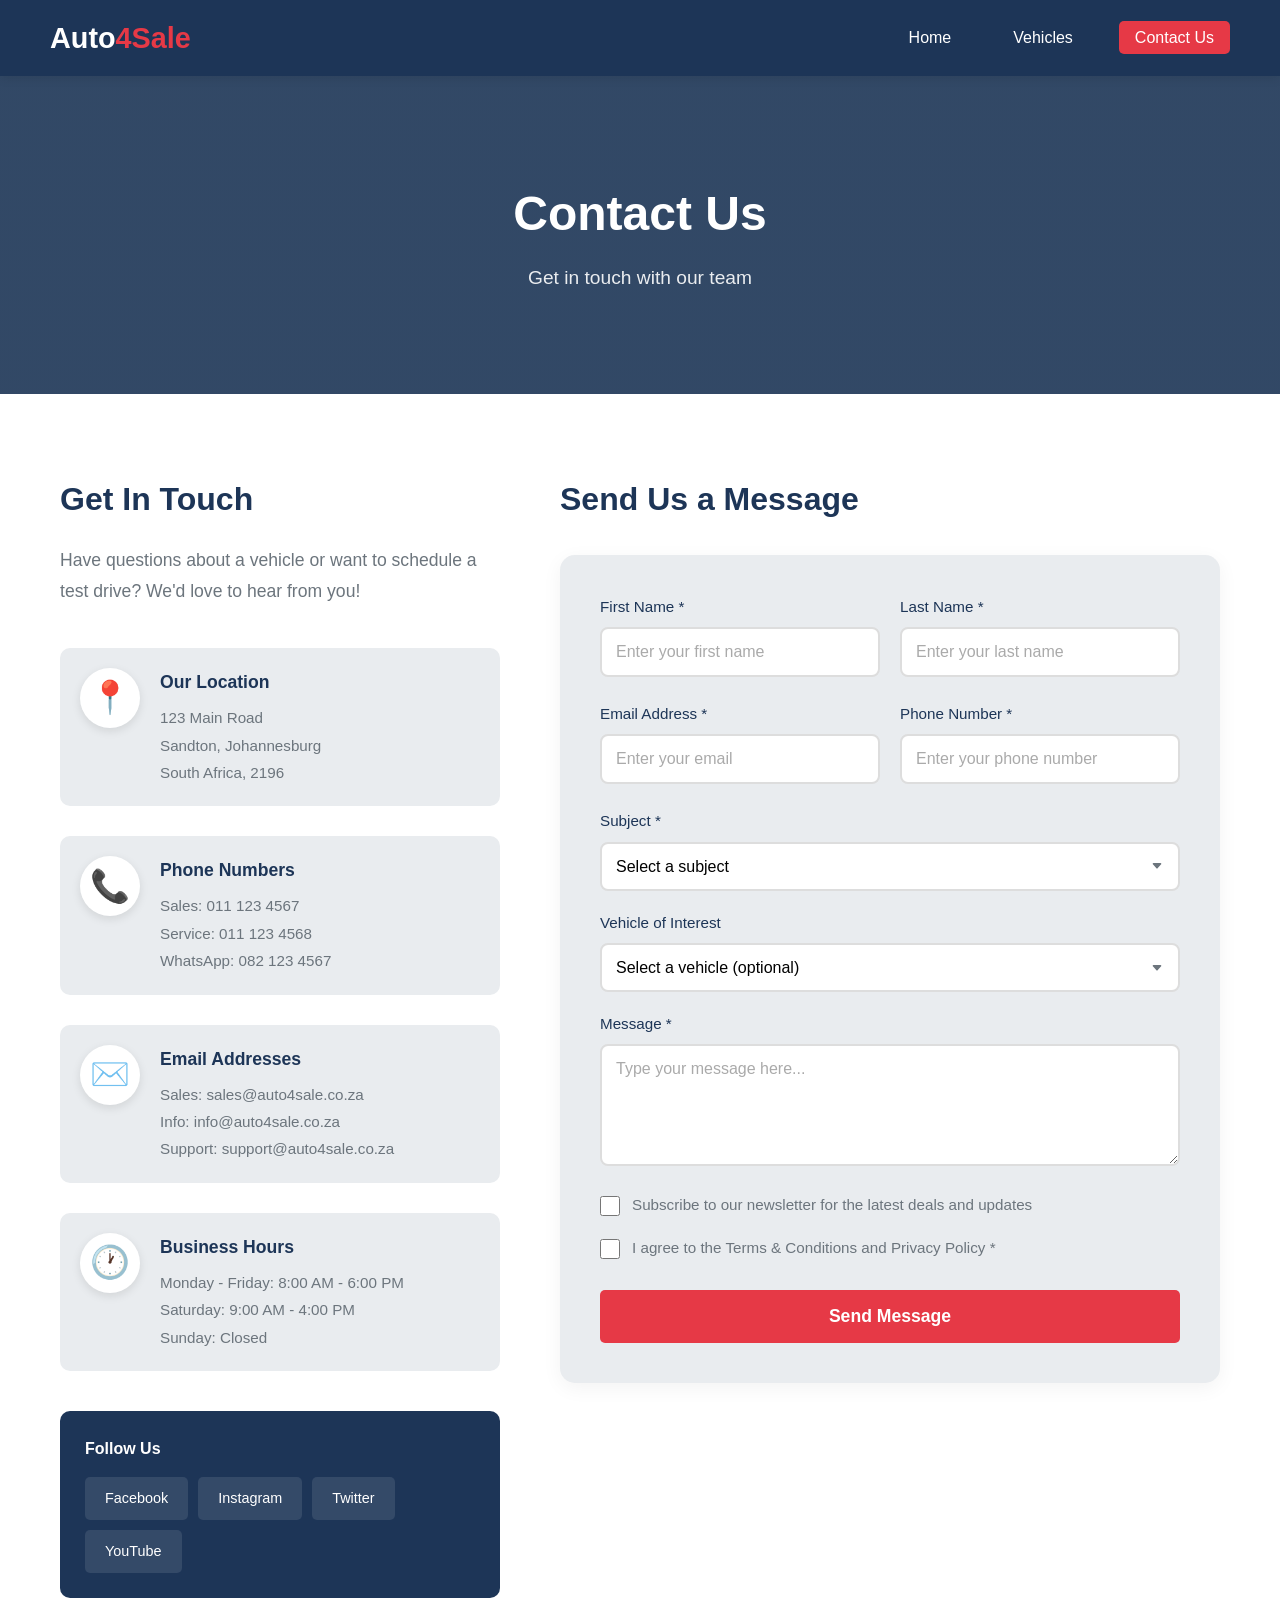
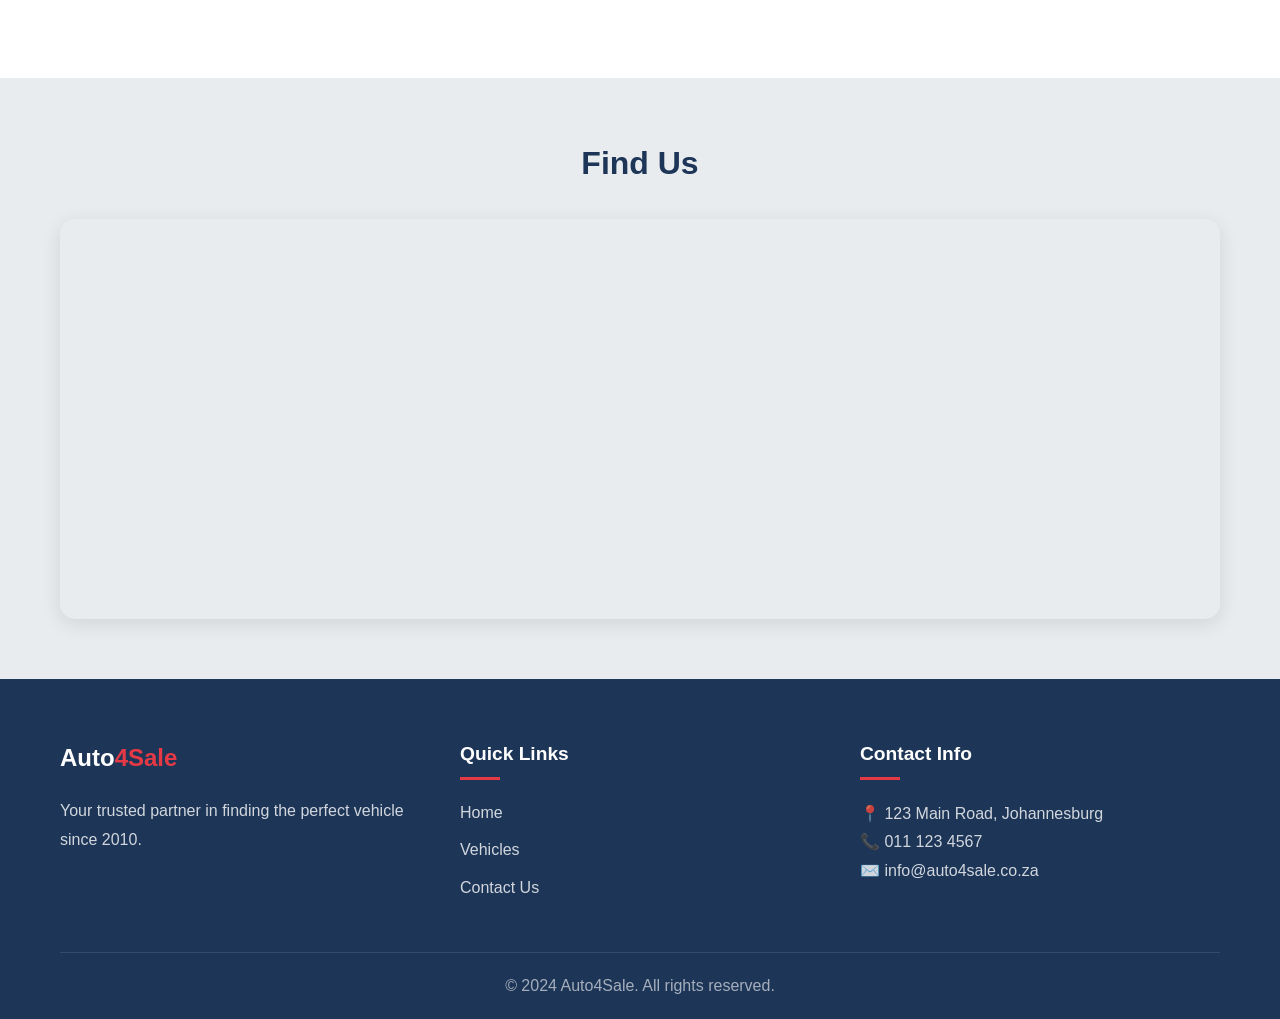
<file: contact.html>
<!DOCTYPE html>
<!-- Document type declaration - specifies this is an HTML5 document -->
<!-- Must be the very first line in the document before any HTML content -->

<html lang="en">
<!-- Root HTML element - all page content is contained within -->
<!-- lang="en" declares the document language as English -->
<!-- Helps screen readers pronounce content correctly -->
<!-- Assists search engines in serving the right language version -->

<head>
    <!-- Head section - contains metadata and resource links -->
    <!-- This content is not visible on the page but is essential for browser/SEO -->
    
    <meta charset="UTF-8">
    <!-- Character encoding set to UTF-8 (Universal Character Set Transformation Format) -->
    <!-- Supports all international characters, symbols, and emojis -->
    <!-- Essential for proper display of special characters -->
    
    <meta name="viewport" content="width=device-width, initial-scale=1.0">
    <!-- Viewport configuration for responsive design -->
    <!-- width=device-width: page width matches device screen width -->
    <!-- initial-scale=1.0: no zoom applied on initial page load -->
    <!-- Critical for mobile-friendly websites -->
    
    <title>Auto4Sale - Contact Us</title>
    <!-- Page title displayed in browser tab -->
    <!-- Used by search engines as the title in search results -->
    <!-- Format follows consistent pattern: Brand - Page Name -->
    
    <link rel="stylesheet" href="styles.css">
    <!-- Link to external CSS stylesheet -->
    <!-- rel="stylesheet" defines the relationship type -->
    <!-- href specifies the file path to the CSS file -->
    <!-- External CSS enables code reuse across pages and browser caching -->
</head>

<body>
    <!-- Body contains all visible page content -->
    <!-- Everything the user sees and interacts with goes here -->

    <!-- ==================== NAVIGATION SECTION ==================== -->
    <!-- Main navigation bar - consistent across all pages for user orientation -->
    <!-- Semantic <nav> element improves accessibility and SEO -->
    <nav class="navbar">
        
        <!-- Logo/Brand Container -->
        <div class="logo">
            <h1>Auto<span>4Sale</span></h1>
            <!-- Company branding with split styling -->
            <!-- <span> wraps "4Sale" for different CSS styling (typically different color) -->
            <!-- h1 appropriate for brand name as it represents the site identity -->
        </div>
        
        <!-- Desktop Navigation Menu -->
        <!-- Unordered list is semantically correct for navigation links -->
        <ul class="nav-links">
            <li><a href="index.html">Home</a></li>
            <!-- Link to homepage -->
            
            <li><a href="vehicles.html">Vehicles</a></li>
            <!-- Link to vehicles listing page -->
            
            <li><a href="contact.html" class="active">Contact Us</a></li>
            <!-- Link to current page - Contact Us -->
            <!-- "active" class indicates this is the current page -->
            <!-- CSS styles this differently to show user's current location -->
        </ul>
        
        <!-- Mobile Hamburger Menu Button -->
        <!-- Hidden on desktop, visible on mobile via CSS media queries -->
        <div class="hamburger" onclick="toggleMenu()">
            <!-- onclick triggers JavaScript function to show/hide mobile menu -->
            <span></span>
            <span></span>
            <span></span>
            <!-- Three spans create the hamburger icon (≡) -->
            <!-- CSS styles these as horizontal lines -->
            <!-- JavaScript may animate these into an X when menu is open -->
        </div>
    </nav>

    <!-- ==================== PAGE HEADER SECTION ==================== -->
    <!-- Page header/banner - introduces the page content -->
    <!-- Typically has a background image or color defined in CSS -->
    <div class="page-header">
        <h1>Contact Us</h1>
        <!-- Main page heading - clearly identifies the page purpose -->
        
        <p>Get in touch with our team</p>
        <!-- Subtitle providing additional context -->
        <!-- Welcoming message to encourage user engagement -->
    </div>

    <!-- ==================== CONTACT SECTION ==================== -->
    <!-- Main contact section containing info and form -->
    <!-- Semantic <section> element groups related content -->
    <section class="contact-section">
        <div class="container">
            <!-- Container provides consistent max-width and centering -->
            
            <!-- Contact Wrapper - creates two-column layout -->
            <div class="contact-wrapper">
                
                <!-- ========== LEFT COLUMN: CONTACT INFORMATION ========== -->
                <!-- Displays company contact details -->
                <div class="contact-info">
                    
                    <h2>Get In Touch</h2>
                    <!-- Section heading -->
                    
                    <p>Have questions about a vehicle or want to schedule a test drive? We'd love to hear from you!</p>
                    <!-- Welcoming message encouraging contact -->
                    <!-- Mentions specific reasons to contact (vehicle questions, test drives) -->
                    
                    <!-- ===== Location Information Card ===== -->
                    <div class="info-item">
                        <!-- Individual contact info card with icon and text -->
                        
                        <div class="info-icon">📍</div>
                        <!-- Location pin emoji as visual icon -->
                        <!-- Could also use icon fonts (Font Awesome) or SVGs -->
                        
                        <div class="info-text">
                            <h4>Our Location</h4>
                            <!-- Card heading -->
                            
                            <p>123 Main Road<br>Sandton, Johannesburg<br>South Africa, 2196</p>
                            <!-- Full physical address -->
                            <!-- <br> tags create line breaks for address formatting -->
                            <!-- Sandton is an upscale suburb of Johannesburg -->
                            <!-- 2196 is the postal code -->
                        </div>
                    </div>

                    <!-- ===== Phone Numbers Card ===== -->
                    <div class="info-item">
                        <div class="info-icon">📞</div>
                        <!-- Telephone emoji icon -->
                        
                        <div class="info-text">
                            <h4>Phone Numbers</h4>
                            
                            <p>Sales: 011 123 4567<br>Service: 011 123 4568<br>WhatsApp: 082 123 4567</p>
                            <!-- Multiple contact numbers for different departments -->
                            <!-- 011 is Johannesburg landline area code -->
                            <!-- 082 is a South African mobile number prefix (Vodacom) -->
                            <!-- WhatsApp option caters to modern communication preferences -->
                        </div>
                    </div>

                    <!-- ===== Email Addresses Card ===== -->
                    <div class="info-item">
                        <div class="info-icon">✉️</div>
                        <!-- Envelope emoji icon -->
                        
                        <div class="info-text">
                            <h4>Email Addresses</h4>
                            
                            <p>Sales: sales@auto4sale.co.za<br>Info: info@auto4sale.co.za<br>Support: support@auto4sale.co.za</p>
                            <!-- Department-specific email addresses -->
                            <!-- .co.za is South Africa's commercial domain extension -->
                            <!-- Separate emails help route inquiries to correct teams -->
                        </div>
                    </div>

                    <!-- ===== Business Hours Card ===== -->
                    <div class="info-item">
                        <div class="info-icon">🕐</div>
                        <!-- Clock emoji icon -->
                        
                        <div class="info-text">
                            <h4>Business Hours</h4>
                            
                            <p>Monday - Friday: 8:00 AM - 6:00 PM<br>Saturday: 9:00 AM - 4:00 PM<br>Sunday: Closed</p>
                            <!-- Operating hours for each day -->
                            <!-- Typical South African business hours -->
                            <!-- Saturday has shorter hours -->
                            <!-- Closed on Sunday (common for car dealerships) -->
                        </div>
                    </div>

                    <!-- ===== Social Media Links Section ===== -->
                    <div class="social-links">
                        <h4>Follow Us</h4>
                        <!-- Section heading for social media -->
                        
                        <div class="social-icons">
                            <!-- Container for social media link buttons -->
                            
                            <a href="#" class="social-icon">Facebook</a>
                            <!-- Facebook link - # is placeholder href -->
                            <!-- In production, this would link to actual Facebook page -->
                            
                            <a href="#" class="social-icon">Instagram</a>
                            <!-- Instagram link - visual platform good for car photos -->
                            
                            <a href="#" class="social-icon">Twitter</a>
                            <!-- Twitter/X link for updates and engagement -->
                            
                            <a href="#" class="social-icon">YouTube</a>
                            <!-- YouTube link - good for vehicle walkaround videos -->
                            
                            <!-- Note: href="#" are placeholder links -->
                            <!-- Should be replaced with actual social media URLs -->
                            <!-- Could also use icon fonts instead of text -->
                        </div>
                    </div>
                </div>
                <!-- End of contact-info column -->

                <!-- ========== RIGHT COLUMN: CONTACT FORM ========== -->
                <!-- Form wrapper containing the contact form -->
                <div class="contact-form-wrapper">
                    
                    <h2>Send Us a Message</h2>
                    <!-- Form section heading -->
                    
                    <!-- Contact Form -->
                    <!-- id="contactForm" allows JavaScript to reference this form -->
                    <!-- onsubmit="handleSubmit(event)" calls JS function when form is submitted -->
                    <!-- The event parameter allows preventing default form submission -->
                    <form id="contactForm" class="contact-form" onsubmit="handleSubmit(event)">
                        
                        <!-- ===== Row 1: Name Fields (Two Columns) ===== -->
                        <div class="form-row">
                            <!-- form-row creates a horizontal row for side-by-side fields -->
                            
                            <!-- First Name Field -->
                            <div class="form-group">
                                <!-- form-group wraps label, input, and error message -->
                                
                                <label for="firstName">First Name *</label>
                                <!-- Label associated with input via "for" attribute -->
                                <!-- Asterisk (*) indicates required field -->
                                <!-- Clicking label focuses the associated input -->
                                
                                <input type="text" id="firstName" name="firstName" required placeholder="Enter your first name">
                                <!-- type="text" for standard text input -->
                                <!-- id="firstName" matches label's "for" attribute -->
                                <!-- name="firstName" used when form data is submitted -->
                                <!-- required attribute enables HTML5 validation -->
                                <!-- placeholder shows hint text when field is empty -->
                                
                                <span class="error-message" id="firstNameError"></span>
                                <!-- Container for JavaScript validation error messages -->
                                <!-- Empty by default, filled by JavaScript if validation fails -->
                                <!-- id allows JavaScript to target this specific error span -->
                            </div>
                            
                            <!-- Last Name Field -->
                            <div class="form-group">
                                <label for="lastName">Last Name *</label>
                                <input type="text" id="lastName" name="lastName" required placeholder="Enter your last name">
                                <span class="error-message" id="lastNameError"></span>
                            </div>
                        </div>

                        <!-- ===== Row 2: Email and Phone Fields (Two Columns) ===== -->
                        <div class="form-row">
                            
                            <!-- Email Address Field -->
                            <div class="form-group">
                                <label for="email">Email Address *</label>
                                
                                <input type="email" id="email" name="email" required placeholder="Enter your email">
                                <!-- type="email" provides email-specific validation -->
                                <!-- Browser checks for @ symbol and valid format -->
                                <!-- Mobile devices show email-optimized keyboard -->
                                
                                <span class="error-message" id="emailError"></span>
                            </div>
                            
                            <!-- Phone Number Field -->
                            <div class="form-group">
                                <label for="phone">Phone Number *</label>
                                
                                <input type="tel" id="phone" name="phone" required placeholder="Enter your phone number">
                                <!-- type="tel" for telephone numbers -->
                                <!-- Mobile devices show numeric keypad -->
                                <!-- Does not validate format (phone formats vary globally) -->
                                
                                <span class="error-message" id="phoneError"></span>
                            </div>
                        </div>

                        <!-- ===== Subject Dropdown Field ===== -->
                        <div class="form-group">
                            <label for="subject">Subject *</label>
                            
                            <select id="subject" name="subject" required>
                                <!-- <select> creates dropdown/combobox -->
                                <!-- required ensures user must select an option -->
                                
                                <option value="">Select a subject</option>
                                <!-- Default placeholder option -->
                                <!-- Empty value means "required" validation will fail if selected -->
                                
                                <option value="general">General Enquiry</option>
                                <!-- General questions not fitting other categories -->
                                
                                <option value="vehicle">Vehicle Enquiry</option>
                                <!-- Questions about specific vehicles -->
                                
                                <option value="testdrive">Book a Test Drive</option>
                                <!-- Request to test drive a vehicle -->
                                
                                <option value="finance">Finance Options</option>
                                <!-- Questions about payment plans, loans -->
                                
                                <option value="tradein">Trade-In Valuation</option>
                                <!-- Request value assessment for existing vehicle -->
                                
                                <option value="other">Other</option>
                                <!-- Catch-all for anything not listed -->
                            </select>
                            
                            <span class="error-message" id="subjectError"></span>
                        </div>

                        <!-- ===== Vehicle of Interest Dropdown Field ===== -->
                        <div class="form-group">
                            <label for="vehicle">Vehicle of Interest</label>
                            <!-- Note: No asterisk - this field is optional -->
                            
                            <select id="vehicle" name="vehicle">
                                <!-- No "required" attribute - field is optional -->
                                
                                <option value="">Select a vehicle (optional)</option>
                                <!-- Clearly marked as optional -->
                                
                                <option value="bmw-3series">2022 BMW 3 Series 320i M Sport</option>
                                <option value="mercedes-cclass">2021 Mercedes-Benz C200 AMG Line</option>
                                <option value="vw-golf">2023 Volkswagen Golf 8 GTI</option>
                                <option value="toyota-fortuner">2022 Toyota Fortuner 2.8 GD-6</option>
                                <option value="ford-ranger">2021 Ford Ranger Wildtrak</option>
                                <option value="toyota-corolla">2020 Toyota Corolla Quest</option>
                                <!-- List of available vehicles matching the vehicles page -->
                                <!-- value attributes use kebab-case identifiers -->
                                <!-- Display text shows full vehicle details -->
                            </select>
                            <!-- No error message span - field is optional -->
                        </div>

                        <!-- ===== Message Textarea Field ===== -->
                        <div class="form-group">
                            <label for="message">Message *</label>
                            
                            <textarea id="message" name="message" rows="5" required placeholder="Type your message here..."></textarea>
                            <!-- <textarea> for multi-line text input -->
                            <!-- rows="5" sets initial visible height (5 lines) -->
                            <!-- required ensures message cannot be empty -->
                            <!-- placeholder provides guidance on expected content -->
                            <!-- Unlike input, textarea has no type attribute -->
                            <!-- Content goes between opening and closing tags (empty here) -->
                            
                            <span class="error-message" id="messageError"></span>
                        </div>

                        <!-- ===== Newsletter Subscription Checkbox ===== -->
                        <div class="form-group checkbox-group">
                            <!-- checkbox-group class for different styling than regular inputs -->
                            
                            <input type="checkbox" id="newsletter" name="newsletter">
                            <!-- type="checkbox" creates a toggleable checkbox -->
                            <!-- No "required" attribute - subscription is optional -->
                            <!-- When checked, form submits newsletter=on -->
                            
                            <label for="newsletter">Subscribe to our newsletter for the latest deals and updates</label>
                            <!-- Label explains what checking the box means -->
                            <!-- Clicking the label text also toggles the checkbox -->
                        </div>

                        <!-- ===== Terms and Conditions Checkbox ===== -->
                        <div class="form-group checkbox-group">
                            <input type="checkbox" id="terms" name="terms" required>
                            <!-- required attribute - form cannot submit without agreement -->
                            <!-- Legal requirement for data collection/processing -->
                            
                            <label for="terms">I agree to the Terms & Conditions and Privacy Policy *</label>
                            <!-- User must agree to terms to submit form -->
                            <!-- Asterisk indicates this is required -->
                            <!-- In production, "Terms & Conditions" and "Privacy Policy" -->
                            <!-- would typically be links to those documents -->
                            
                            <span class="error-message" id="termsError"></span>
                            <!-- Error message if user tries to submit without checking -->
                        </div>

                        <!-- ===== Submit Button ===== -->
                        <button type="submit" class="btn btn-submit">Send Message</button>
                        <!-- type="submit" triggers form submission -->
                        <!-- Clicking this button fires the onsubmit event -->
                        <!-- btn and btn-submit classes for button styling -->
                        <!-- Button text clearly indicates the action -->
                    </form>

                    <!-- ===== Success Message (Hidden by Default) ===== -->
                    <!-- Displayed after successful form submission -->
                    <div id="successMessage" class="success-message" style="display: none;">
                        <!-- style="display: none;" hides this initially -->
                        <!-- JavaScript will change to display: block after successful submit -->
                        <!-- id="successMessage" allows JavaScript to target this element -->
                        
                        <div class="success-icon">✓</div>
                        <!-- Checkmark icon indicating success -->
                        
                        <h3>Thank You!</h3>
                        <!-- Success heading -->
                        
                        <p>Your message has been sent successfully. One of our team members will get back to you within 24 hours.</p>
                        <!-- Confirmation message with response time expectation -->
                        <!-- Sets user expectations for when they'll hear back -->
                        
                        <button onclick="resetForm()" class="btn">Send Another Message</button>
                        <!-- Button to reset form and send another message -->
                        <!-- onclick calls resetForm() function in JavaScript -->
                        <!-- This hides success message and shows empty form again -->
                    </div>
                </div>
                <!-- End of contact-form-wrapper -->
                
            </div>
            <!-- End of contact-wrapper -->
        </div>
        <!-- End of container -->
    </section>
    <!-- End of contact-section -->

    <!-- ==================== MAP SECTION ==================== -->
    <!-- Embedded Google Map showing business location -->
    <section class="map-section">
        <div class="container">
            
            <h2>Find Us</h2>
            <!-- Section heading -->
            
            <div class="map-container">
                <!-- Container for the map iframe -->
                <!-- CSS may add border-radius, shadow, or responsive sizing -->
                
                <iframe 
                    src="https://www.google.com/maps/embed?pb=!1m18!1m12!1m3!1d3582.9095809620754!2d28.0473!3d-26.1076!2m3!1f0!2f0!3f0!3m2!1i1024!2i768!4f13.1!3m3!1m2!1s0x0%3A0x0!2zMjbCsDA2JzI3LjQiUyAyOMKwMDInNTAuMyJF!5e0!3m2!1sen!2sza!4v1234567890"
                    width="100%" 
                    height="400" 
                    style="border:0;" 
                    allowfullscreen="" 
                    loading="lazy"
                    title="Auto4Sale Location">
                </iframe>
                <!-- Google Maps embed iframe -->
                
                <!-- src: Google Maps embed URL with encoded location data -->
                <!-- The coordinates point to Johannesburg area (-26.1076, 28.0473) -->
                <!-- Parameters in URL control zoom, view type, and location marker -->
                
                <!-- width="100%": makes map responsive to container width -->
                <!-- height="400": fixed height of 400 pixels -->
                
                <!-- style="border:0;": removes default iframe border -->
                
                <!-- allowfullscreen="": allows user to view map in fullscreen mode -->
                
                <!-- loading="lazy": defers loading until map is near viewport -->
                <!-- Improves page load performance (map loads when user scrolls to it) -->
                
                <!-- title="Auto4Sale Location": accessibility attribute -->
                <!-- Describes iframe content for screen readers -->
                <!-- Required for WCAG accessibility compliance -->
            </div>
        </div>
    </section>

    <!-- ==================== FOOTER SECTION ==================== -->
    <!-- Page footer - consistent across all pages -->
    <!-- Contains company info, navigation links, and contact details -->
    <footer class="footer">
        <div class="container">
            
            <!-- Footer Content Grid -->
            <div class="footer-content">
                
                <!-- Footer Column 1: Company Branding -->
                <div class="footer-section">
                    <h3>Auto<span>4Sale</span></h3>
                    <!-- Company logo/name matching header -->
                    <!-- Maintains brand consistency across the page -->
                    
                    <p>Your trusted partner in finding the perfect vehicle since 2010.</p>
                    <!-- Company tagline and establishment year -->
                </div>
                
                <!-- Footer Column 2: Navigation Links -->
                <div class="footer-section">
                    <h4>Quick Links</h4>
                    
                    <ul>
                        <li><a href="index.html">Home</a></li>
                        <li><a href="vehicles.html">Vehicles</a></li>
                        <li><a href="contact.html">Contact Us</a></li>
                    </ul>
                    <!-- Duplicate navigation in footer -->
                    <!-- Provides easy access to main pages from page bottom -->
                    <!-- Helps users who scrolled down the entire page -->
                </div>
                
                <!-- Footer Column 3: Contact Information -->
                <div class="footer-section">
                    <h4>Contact Info</h4>
                    
                    <p>📍 123 Main Road, Johannesburg</p>
                    <!-- Physical address with location emoji -->
                    
                    <p>📞 011 123 4567</p>
                    <!-- Phone with telephone emoji -->
                    <!-- 011 is Johannesburg area code -->
                    
                    <p>✉️ info@auto4sale.co.za</p>
                    <!-- Email with envelope emoji -->
                    <!-- .co.za is South African domain -->
                </div>
            </div>
            
            <!-- Footer Bottom Bar -->
            <div class="footer-bottom">
                <p>&copy; 2024 Auto4Sale. All rights reserved.</p>
                <!-- Copyright notice -->
                <!-- &copy; = © (copyright symbol HTML entity) -->
                <!-- Year should be current or dynamically generated -->
            </div>
            
        </div>
    </footer>

    <!-- ==================== JAVASCRIPT ==================== -->
    <!-- External JavaScript file -->
    <!-- Placed at bottom of body for optimal page loading -->
    <script src="script.js"></script>
    <!-- This file contains: -->
    <!-- - toggleMenu(): Mobile navigation toggle function -->
    <!-- - handleSubmit(event): Form submission handler -->
    <!-- - resetForm(): Resets form after successful submission -->
    <!-- - Form validation functions -->
    <!-- - Any other interactive functionality -->
    
</body>
<!-- End of body section -->

</html>
<!-- End of HTML document -->
</file>
<file: styles.css>
/* ===== RESET & BASE STYLES ===== */
* {
    margin: 0;
    padding: 0;
    box-sizing: border-box;
}

:root {
    --primary-color: #e63946;
    --secondary-color: #1d3557;
    --accent-color: #457b9d;
    --light-color: #f1faee;
    --dark-color: #1d3557;
    --white: #ffffff;
    --gray: #6c757d;
    --light-gray: #e9ecef;
}

body {
    font-family: 'Segoe UI', Tahoma, Geneva, Verdana, sans-serif;
    line-height: 1.6;
    color: #333;
    background-color: var(--light-color);
}

.container {
    max-width: 1200px;
    margin: 0 auto;
    padding: 0 20px;
}

a {
    text-decoration: none;
    color: inherit;
}

ul {
    list-style: none;
}

img {
    max-width: 100%;
    height: auto;
}

/* ===== NAVIGATION ===== */
.navbar {
    background-color: var(--secondary-color);
    padding: 15px 50px;
    display: flex;
    justify-content: space-between;
    align-items: center;
    position: sticky;
    top: 0;
    z-index: 1000;
    box-shadow: 0 2px 10px rgba(0, 0, 0, 0.1);
}

.logo h1 {
    color: var(--white);
    font-size: 1.8rem;
}

.logo span {
    color: var(--primary-color);
}

.nav-links {
    display: flex;
    gap: 30px;
}

.nav-links a {
    color: var(--white);
    font-weight: 500;
    padding: 8px 16px;
    border-radius: 5px;
    transition: all 0.3s ease;
}

.nav-links a:hover,
.nav-links a.active {
    background-color: var(--primary-color);
}

.hamburger {
    display: none;
    flex-direction: column;
    cursor: pointer;
    gap: 5px;
}

.hamburger span {
    width: 25px;
    height: 3px;
    background-color: var(--white);
    transition: 0.3s;
}

.hamburger.active span:nth-child(1) {
    transform: rotate(45deg) translate(5px, 5px);
}

.hamburger.active span:nth-child(2) {
    opacity: 0;
}

.hamburger.active span:nth-child(3) {
    transform: rotate(-45deg) translate(7px, -6px);
}

/* ===== HERO SECTION ===== */
.hero {
    background: linear-gradient(rgba(29, 53, 87, 0.8), rgba(29, 53, 87, 0.8)),
                url('https://images.unsplash.com/photo-1492144534655-ae79c964c9d7?w=1920') center/cover no-repeat;
    height: 80vh;
    display: flex;
    align-items: center;
    justify-content: center;
    text-align: center;
    color: var(--white);
}

.hero-content h1 {
    font-size: 3.5rem;
    margin-bottom: 20px;
    text-shadow: 2px 2px 4px rgba(0, 0, 0, 0.3);
}

.hero-content p {
    font-size: 1.4rem;
    margin-bottom: 30px;
}

/* ===== BUTTONS ===== */
.btn {
    display: inline-block;
    background-color: var(--primary-color);
    color: var(--white);
    padding: 12px 30px;
    border-radius: 5px;
    font-weight: 600;
    transition: all 0.3s ease;
    border: none;
    cursor: pointer;
}

.btn:hover {
    background-color: #c1121f;
    transform: translateY(-2px);
    box-shadow: 0 4px 15px rgba(230, 57, 70, 0.4);
}

.btn-small {
    padding: 8px 20px;
    font-size: 0.9rem;
}

.btn-secondary {
    background-color: var(--secondary-color);
}

.btn-secondary:hover {
    background-color: #152a45;
}

/* ===== ABOUT SECTION ===== */
.about {
    padding: 80px 0;
    background-color: var(--white);
}

.about h2 {
    text-align: center;
    font-size: 2.5rem;
    color: var(--secondary-color);
    margin-bottom: 50px;
}

.about-content {
    display: grid;
    grid-template-columns: 1fr 1fr;
    gap: 50px;
    align-items: center;
}

.about-text p {
    margin-bottom: 20px;
    color: var(--gray);
    font-size: 1.1rem;
}

.about-text h3 {
    color: var(--secondary-color);
    margin: 30px 0 15px;
}

.about-text ul {
    padding-left: 0;
}

.about-text li {
    padding: 8px 0;
    color: var(--gray);
    font-size: 1.05rem;
}

.about-image img {
    border-radius: 10px;
    box-shadow: 0 10px 30px rgba(0, 0, 0, 0.15);
    width: 100%;
    height: 400px;
    object-fit: cover;
}

/* ===== FEATURED VEHICLES SECTION ===== */
.featured {
    padding: 80px 0;
    background-color: var(--light-gray);
}

.featured h2 {
    text-align: center;
    font-size: 2.5rem;
    color: var(--secondary-color);
    margin-bottom: 10px;
}

.section-subtitle {
    text-align: center;
    color: var(--gray);
    margin-bottom: 50px;
    font-size: 1.1rem;
}

.vehicle-grid {
    display: grid;
    grid-template-columns: repeat(auto-fit, minmax(320px, 1fr));
    gap: 30px;
    margin-bottom: 40px;
}

.vehicle-card {
    background-color: var(--white);
    border-radius: 10px;
    overflow: hidden;
    box-shadow: 0 5px 20px rgba(0, 0, 0, 0.1);
    transition: transform 0.3s ease, box-shadow 0.3s ease;
}

.vehicle-card:hover {
    transform: translateY(-10px);
    box-shadow: 0 15px 40px rgba(0, 0, 0, 0.2);
}

.vehicle-image {
    position: relative;
    height: 220px;
    overflow: hidden;
}

.vehicle-image img {
    width: 100%;
    height: 100%;
    object-fit: cover;
    transition: transform 0.3s ease;
}

.vehicle-card:hover .vehicle-image img {
    transform: scale(1.1);
}

.badge {
    position: absolute;
    top: 15px;
    left: 15px;
    background-color: var(--primary-color);
    color: var(--white);
    padding: 5px 15px;
    border-radius: 20px;
    font-size: 0.8rem;
    font-weight: 600;
}

.badge.new {
    background-color: #28a745;
}

.badge.sale {
    background-color: #ffc107;
    color: #333;
}

.vehicle-info {
    padding: 25px;
}

.vehicle-info h3 {
    color: var(--secondary-color);
    margin-bottom: 10px;
    font-size: 1.2rem;
}

.price {
    color: var(--primary-color);
    font-size: 1.4rem;
    font-weight: 700;
    margin-bottom: 15px;
}

.specs {
    display: flex;
    gap: 15px;
    margin-bottom: 20px;
    flex-wrap: wrap;
}

.specs li {
    color: var(--gray);
    font-size: 0.9rem;
}

.text-center {
    text-align: center;
}

/* ===== PAGE HEADER ===== */
.page-header {
    background: linear-gradient(rgba(29, 53, 87, 0.9), rgba(29, 53, 87, 0.9)),
                url('https://images.unsplash.com/photo-1489824904134-891ab64532f1?w=1920') center/cover no-repeat;
    padding: 100px 0;
    text-align: center;
    color: var(--white);
}

.page-header h1 {
    font-size: 3rem;
    margin-bottom: 10px;
}

.page-header p {
    font-size: 1.2rem;
    opacity: 0.9;
}

/* ===== FILTER SECTION ===== */
.filter-section {
    background-color: var(--white);
    padding: 30px 0;
    border-bottom: 1px solid var(--light-gray);
}

.filters {
    display: flex;
    gap: 20px;
    flex-wrap: wrap;
    justify-content: center;
}

.filters select {
    padding: 12px 20px;
    border: 2px solid var(--light-gray);
    border-radius: 5px;
    font-size: 1rem;
    min-width: 200px;
    cursor: pointer;
    transition: border-color 0.3s ease;
    background-color: var(--white);
}

.filters select:focus {
    outline: none;
    border-color: var(--primary-color);
}

.filters select:hover {
    border-color: var(--accent-color);
}

/* ===== VEHICLES SECTION ===== */
.vehicles-section {
    padding: 60px 0;
    background-color: var(--light-color);
}

.vehicles-list {
    display: flex;
    flex-direction: column;
    gap: 40px;
}

.vehicle-listing {
    background-color: var(--white);
    border-radius: 15px;
    overflow: hidden;
    display: grid;
    grid-template-columns: 1fr 1fr;
    box-shadow: 0 5px 25px rgba(0, 0, 0, 0.1);
    transition: box-shadow 0.3s ease;
}

.vehicle-listing:hover {
    box-shadow: 0 10px 40px rgba(0, 0, 0, 0.15);
}

.vehicle-listing.hidden {
    display: none;
}

.vehicle-gallery {
    padding: 25px;
    background-color: var(--light-gray);
}

.main-image {
    margin-bottom: 15px;
    border-radius: 10px;
    overflow: hidden;
    box-shadow: 0 5px 15px rgba(0, 0, 0, 0.1);
}

.main-image img {
    width: 100%;
    height: 350px;
    object-fit: cover;
    transition: transform 0.3s ease;
}

.main-image img:hover {
    transform: scale(1.02);
}

.thumbnail-images {
    display: flex;
    gap: 10px;
}

.thumbnail-images img {
    width: 80px;
    height: 60px;
    object-fit: cover;
    border-radius: 5px;
    cursor: pointer;
    border: 3px solid transparent;
    transition: border-color 0.3s ease, transform 0.3s ease;
}

.thumbnail-images img:hover {
    border-color: var(--primary-color);
    transform: scale(1.05);
}

.thumbnail-images img.active {
    border-color: var(--primary-color);
}

.vehicle-details {
    padding: 30px;
    display: flex;
    flex-direction: column;
}

.vehicle-details h2 {
    color: var(--secondary-color);
    font-size: 1.6rem;
    margin-bottom: 10px;
}

.vehicle-details .price {
    font-size: 1.8rem;
    margin-bottom: 25px;
}

.specs-grid {
    display: grid;
    grid-template-columns: repeat(3, 1fr);
    gap: 15px;
    margin-bottom: 25px;
}

.spec-item {
    background-color: var(--light-gray);
    padding: 12px;
    border-radius: 8px;
    text-align: center;
    transition: background-color 0.3s ease;
}

.spec-item:hover {
    background-color: #dde2e6;
}

.spec-label {
    display: block;
    font-size: 0.8rem;
    color: var(--gray);
    margin-bottom: 5px;
    text-transform: uppercase;
    letter-spacing: 0.5px;
}

.spec-value {
    font-weight: 600;
    color: var(--secondary-color);
}

.features {
    flex-grow: 1;
}

.features h4 {
    color: var(--secondary-color);
    margin-bottom: 15px;
    font-size: 1.1rem;
}

.features ul {
    display: grid;
    grid-template-columns: repeat(2, 1fr);
    gap: 8px;
    margin-bottom: 25px;
}

.features li {
    color: var(--gray);
    font-size: 0.95rem;
    padding: 3px 0;
}

/* ===== CONTACT SECTION ===== */
.contact-section {
    padding: 80px 0;
    background-color: var(--white);
}

.contact-wrapper {
    display: grid;
    grid-template-columns: 1fr 1.5fr;
    gap: 60px;
}

.contact-info h2 {
    color: var(--secondary-color);
    font-size: 2rem;
    margin-bottom: 20px;
}

.contact-info > p {
    color: var(--gray);
    margin-bottom: 40px;
    font-size: 1.1rem;
    line-height: 1.8;
}

.info-item {
    display: flex;
    gap: 20px;
    margin-bottom: 30px;
    padding: 20px;
    background-color: var(--light-gray);
    border-radius: 10px;
    transition: transform 0.3s ease, box-shadow 0.3s ease;
}

.info-item:hover {
    transform: translateX(10px);
    box-shadow: 0 5px 20px rgba(0, 0, 0, 0.1);
}

.info-icon {
    font-size: 2rem;
    width: 60px;
    height: 60px;
    background-color: var(--white);
    border-radius: 50%;
    display: flex;
    align-items: center;
    justify-content: center;
    flex-shrink: 0;
    box-shadow: 0 3px 10px rgba(0, 0, 0, 0.1);
}

.info-text h4 {
    color: var(--secondary-color);
    margin-bottom: 8px;
    font-size: 1.1rem;
}

.info-text p {
    color: var(--gray);
    line-height: 1.8;
    font-size: 0.95rem;
}

.social-links {
    margin-top: 40px;
    padding: 25px;
    background-color: var(--secondary-color);
    border-radius: 10px;
}

.social-links h4 {
    color: var(--white);
    margin-bottom: 15px;
}

.social-icons {
    display: flex;
    gap: 10px;
    flex-wrap: wrap;
}

.social-icon {
    padding: 10px 20px;
    background-color: rgba(255, 255, 255, 0.1);
    color: var(--white);
    border-radius: 5px;
    font-size: 0.9rem;
    transition: background-color 0.3s ease, transform 0.3s ease;
}

.social-icon:hover {
    background-color: var(--primary-color);
    transform: translateY(-3px);
}

/* ===== CONTACT FORM ===== */
.contact-form-wrapper h2 {
    color: var(--secondary-color);
    font-size: 2rem;
    margin-bottom: 30px;
}

.contact-form {
    background-color: var(--light-gray);
    padding: 40px;
    border-radius: 15px;
    box-shadow: 0 5px 20px rgba(0, 0, 0, 0.05);
}

.form-row {
    display: grid;
    grid-template-columns: 1fr 1fr;
    gap: 20px;
}

.form-group {
    margin-bottom: 20px;
}

.form-group label {
    display: block;
    margin-bottom: 8px;
    color: var(--secondary-color);
    font-weight: 500;
    font-size: 0.95rem;
}

.form-group input,
.form-group select,
.form-group textarea {
    width: 100%;
    padding: 14px;
    border: 2px solid #ddd;
    border-radius: 8px;
    font-size: 1rem;
    font-family: inherit;
    transition: border-color 0.3s ease, box-shadow 0.3s ease;
    background-color: var(--white);
}

.form-group input:focus,
.form-group select:focus,
.form-group textarea:focus {
    outline: none;
    border-color: var(--primary-color);
    box-shadow: 0 0 0 3px rgba(230, 57, 70, 0.1);
}

.form-group input::placeholder,
.form-group textarea::placeholder {
    color: #aaa;
}

.form-group textarea {
    resize: vertical;
    min-height: 120px;
}

.form-group select {
    cursor: pointer;
    appearance: none;
    background-image: url("data:image/svg+xml,%3Csvg xmlns='http://www.w3.org/2000/svg' width='12' height='12' fill='%236c757d' viewBox='0 0 16 16'%3E%3Cpath d='M7.247 11.14L2.451 5.658C1.885 5.013 2.345 4 3.204 4h9.592a1 1 0 0 1 .753 1.659l-4.796 5.48a1 1 0 0 1-1.506 0z'/%3E%3C/svg%3E");
    background-repeat: no-repeat;
    background-position: right 15px center;
    padding-right: 40px;
}

.checkbox-group {
    display: flex;
    align-items: flex-start;
    gap: 12px;
    margin-bottom: 20px;
}

.checkbox-group input[type="checkbox"] {
    width: 20px;
    height: 20px;
    margin-top: 2px;
    cursor: pointer;
    accent-color: var(--primary-color);
}

.checkbox-group label {
    margin-bottom: 0;
    color: var(--gray);
    font-weight: 400;
    font-size: 0.95rem;
    cursor: pointer;
    line-height: 1.5;
}

.error-message {
    color: var(--primary-color);
    font-size: 0.85rem;
    margin-top: 5px;
    display: block;
    font-weight: 500;
}

.form-group input.error,
.form-group select.error,
.form-group textarea.error {
    border-color: var(--primary-color);
    background-color: #fff5f5;
}

.form-group input.success,
.form-group select.success,
.form-group textarea.success {
    border-color: #28a745;
}

.btn-submit {
    width: 100%;
    padding: 16px;
    font-size: 1.1rem;
    margin-top: 10px;
}

.btn-submit:disabled {
    background-color: #ccc;
    cursor: not-allowed;
    transform: none;
}

/* ===== SUCCESS MESSAGE ===== */
.success-message {
    text-align: center;
    padding: 60px 40px;
    background-color: var(--light-gray);
    border-radius: 15px;
}

.success-icon {
    width: 80px;
    height: 80px;
    background-color: #28a745;
    color: var(--white);
    font-size: 2.5rem;
    border-radius: 50%;
    display: flex;
    align-items: center;
    justify-content: center;
    margin: 0 auto 25px;
    animation: scaleIn 0.5s ease;
}

@keyframes scaleIn {
    0% {
        transform: scale(0);
    }
    50% {
        transform: scale(1.2);
    }
    100% {
        transform: scale(1);
    }
}

.success-message h3 {
    color: var(--secondary-color);
    font-size: 1.8rem;
    margin-bottom: 15px;
}

.success-message p {
    color: var(--gray);
    margin-bottom: 25px;
    font-size: 1.1rem;
    line-height: 1.8;
}

/* ===== MAP SECTION ===== */
.map-section {
    padding: 60px 0;
    background-color: var(--light-gray);
}

.map-section h2 {
    text-align: center;
    color: var(--secondary-color);
    font-size: 2rem;
    margin-bottom: 30px;
}

.map-container {
    border-radius: 15px;
    overflow: hidden;
    box-shadow: 0 5px 20px rgba(0, 0, 0, 0.1);
}

.map-container iframe {
    display: block;
}

/* ===== FOOTER ===== */
.footer {
    background-color: var(--secondary-color);
    color: var(--white);
    padding: 60px 0 20px;
}

.footer-content {
    display: grid;
    grid-template-columns: repeat(3, 1fr);
    gap: 40px;
    margin-bottom: 40px;
}

.footer-section h3 {
    font-size: 1.5rem;
    margin-bottom: 20px;
}

.footer-section h3 span {
    color: var(--primary-color);
}

.footer-section h4 {
    font-size: 1.2rem;
    margin-bottom: 20px;
    position: relative;
    padding-bottom: 10px;
}

.footer-section h4::after {
    content: '';
    position: absolute;
    bottom: 0;
    left: 0;
    width: 40px;
    height: 3px;
    background-color: var(--primary-color);
}

.footer-section p {
    color: rgba(255, 255, 255, 0.8);
    line-height: 1.8;
}

.footer-section ul li {
    margin-bottom: 12px;
}

.footer-section ul a {
    color: rgba(255, 255, 255, 0.8);
    transition: color 0.3s ease, padding-left 0.3s ease;
}

.footer-section ul a:hover {
    color: var(--primary-color);
    padding-left: 5px;
}

.footer-bottom {
    border-top: 1px solid rgba(255, 255, 255, 0.1);
    padding-top: 20px;
    text-align: center;
    color: rgba(255, 255, 255, 0.6);
}

/* ===== UTILITY CLASSES ===== */
.hidden {
    display: none !important;
}

.visible {
    display: block !important;
}

.mt-20 {
    margin-top: 20px;
}

.mb-20 {
    margin-bottom: 20px;
}

.text-primary {
    color: var(--primary-color);
}

.text-secondary {
    color: var(--secondary-color);
}

.bg-light {
    background-color: var(--light-color);
}

.bg-white {
    background-color: var(--white);
}

/* ===== LOADING SPINNER ===== */
.spinner {
    width: 20px;
    height: 20px;
    border: 3px solid rgba(255, 255, 255, 0.3);
    border-top-color: var(--white);
    border-radius: 50%;
    animation: spin 0.8s linear infinite;
    display: inline-block;
    margin-right: 10px;
}

@keyframes spin {
    to {
        transform: rotate(360deg);
    }
}

/* ===== RESPONSIVE DESIGN ===== */

/* Large Tablets and Small Desktops */
@media (max-width: 1024px) {
    .navbar {
        padding: 15px 30px;
    }

    .hero-content h1 {
        font-size: 2.8rem;
    }

    .about-content {
        gap: 30px;
    }

    .contact-wrapper {
        gap: 40px;
    }

    .vehicle-listing {
        grid-template-columns: 1fr;
    }

    .vehicle-gallery {
        padding: 20px;
    }

    .main-image img {
        height: 300px;
    }
}

/* Tablets */
@media (max-width: 992px) {
    .about-content {
        grid-template-columns: 1fr;
    }

    .about-image {
        order: -1;
    }

    .about-image img {
        height: 300px;
    }

    .contact-wrapper {
        grid-template-columns: 1fr;
    }

    .contact-info {
        order: 2;
    }

    .contact-form-wrapper {
        order: 1;
    }

    .footer-content {
        grid-template-columns: repeat(2, 1fr);
    }

    .specs-grid {
        grid-template-columns: repeat(2, 1fr);
    }
}

/* Small Tablets */
@media (max-width: 768px) {
    .navbar {
        padding: 15px 20px;
    }

    .nav-links {
        position: fixed;
        top: 70px;
        left: 0;
        right: 0;
        background-color: var(--secondary-color);
        flex-direction: column;
        align-items: center;
        padding: 30px 0;
        gap: 0;
        transform: translateY(-150%);
        transition: transform 0.3s ease;
        box-shadow: 0 5px 20px rgba(0, 0, 0, 0.2);
    }

    .nav-links.active {
        transform: translateY(0);
    }

    .nav-links li {
        width: 100%;
        text-align: center;
    }

    .nav-links a {
        display: block;
        padding: 15px;
        border-radius: 0;
    }

    .nav-links a:hover,
    .nav-links a.active {
        background-color: var(--primary-color);
    }

    .hamburger {
        display: flex;
    }

    .hero {
        height: 60vh;
    }

    .hero-content h1 {
        font-size: 2.2rem;
        padding: 0 20px;
    }

    .hero-content p {
        font-size: 1.1rem;
        padding: 0 20px;
    }

    .about {
        padding: 60px 0;
    }

    .about h2 {
        font-size: 2rem;
    }

    .featured {
        padding: 60px 0;
    }

    .featured h2 {
        font-size: 2rem;
    }

    .vehicle-grid {
        grid-template-columns: 1fr;
    }

    .page-header {
        padding: 70px 0;
    }

    .page-header h1 {
        font-size: 2.2rem;
    }

    .filters {
        flex-direction: column;
        align-items: center;
    }

    .filters select {
        width: 100%;
        max-width: 300px;
    }

    .form-row {
        grid-template-columns: 1fr;
    }

    .contact-form {
        padding: 30px 20px;
    }

    .info-item {
        flex-direction: column;
        text-align: center;
    }

    .info-icon {
        margin: 0 auto;
    }

    .social-icons {
        justify-content: center;
    }

    .footer-content {
        grid-template-columns: 1fr;
        text-align: center;
    }

    .footer-section h4::after {
        left: 50%;
        transform: translateX(-50%);
    }

    .features ul {
        grid-template-columns: 1fr;
    }

    .thumbnail-images {
        justify-content: center;
    }
}

/* Mobile Phones */
@media (max-width: 480px) {
    .logo h1 {
        font-size: 1.5rem;
    }

    .hero {
        height: 50vh;
    }

    .hero-content h1 {
        font-size: 1.8rem;
    }

    .hero-content p {
        font-size: 1rem;
    }

    .btn {
        padding: 10px 25px;
        font-size: 0.95rem;
    }

    .about h2,
    .featured h2 {
        font-size: 1.8rem;
    }

    .about-text p,
    .about-text li {
        font-size: 1rem;
    }

    .vehicle-card {
        margin: 0 10px;
    }

    .vehicle-info {
        padding: 20px;
    }

    .vehicle-info h3 {
        font-size: 1.1rem;
    }

    .price {
        font-size: 1.2rem;
    }

    .specs-grid {
        grid-template-columns: 1fr 1fr;
        gap: 10px;
    }

    .spec-item {
        padding: 10px 8px;
    }

    .spec-label {
        font-size: 0.7rem;
    }

    .spec-value {
        font-size: 0.9rem;
    }

    .vehicle-details h2 {
        font-size: 1.3rem;
    }

    .vehicle-details .price {
        font-size: 1.5rem;
    }

    .main-image img {
        height: 250px;
    }

    .thumbnail-images img {
        width: 60px;
        height: 45px;
    }

    .contact-section {
        padding: 50px 0;
    }

    .contact-info h2,
    .contact-form-wrapper h2 {
        font-size: 1.6rem;
    }

    .form-group input,
    .form-group select,
    .form-group textarea {
        padding: 12px;
        font-size: 0.95rem;
    }

    .success-message {
        padding: 40px 20px;
    }

    .success-icon {
        width: 60px;
        height: 60px;
        font-size: 2rem;
    }

    .success-message h3 {
        font-size: 1.5rem;
    }

    .map-container iframe {
        height: 300px;
    }

    .footer {
        padding: 40px 0 20px;
    }

    .footer-section h3 {
        font-size: 1.3rem;
    }

    .footer-section h4 {
        font-size: 1.1rem;
    }
}

/* Extra Small Devices */
@media (max-width: 360px) {
    .container {
        padding: 0 15px;
    }

    .hero-content h1 {
        font-size: 1.5rem;
    }

    .specs-grid {
        grid-template-columns: 1fr;
    }

    .social-icons {
        flex-direction: column;
    }

    .social-icon {
        text-align: center;
    }
}

/* Print Styles */
@media print {
    .navbar,
    .hamburger,
    .btn,
    .filters,
    .social-links,
    .map-section,
    .contact-form {
        display: none !important;
    }

    .hero {
        height: auto;
        padding: 40px 0;
        background: none;
        color: #000;
    }

    body {
        background-color: #fff;
        color: #000;
    }

    .vehicle-listing {
        page-break-inside: avoid;
        box-shadow: none;
        border: 1px solid #ddd;
    }
}

/* Accessibility - Focus States */
a:focus,
button:focus,
input:focus,
select:focus,
textarea:focus {
    outline: 2px solid var(--primary-color);
    outline-offset: 2px;
}

/* Reduced Motion */
@media (prefers-reduced-motion: reduce) {
    *,
    *::before,
    *::after {
        animation-duration: 0.01ms !important;
        animation-iteration-count: 1 !important;
        transition-duration: 0.01ms !important;
    }
}

/* High Contrast Mode */
@media (prefers-contrast: high) {
    :root {
        --primary-color: #ff0000;
        --secondary-color: #000000;
        --gray: #333333;
    }

    .btn {
        border: 2px solid currentColor;
    }
}

/* Dark Mode Support (Optional) */
@media (prefers-color-scheme: dark) {
    /* Uncomment below for dark mode support */
    /*
    :root {
        --light-color: #1a1a2e;
        --white: #16213e;
        --light-gray: #0f3460;
    }

    body {
        background-color: var(--light-color);
        color: #e9ecef;
    }

    .vehicle-card,
    .vehicle-listing,
    .contact-form {
        background-color: var(--white);
    }
    */
}
</file>
